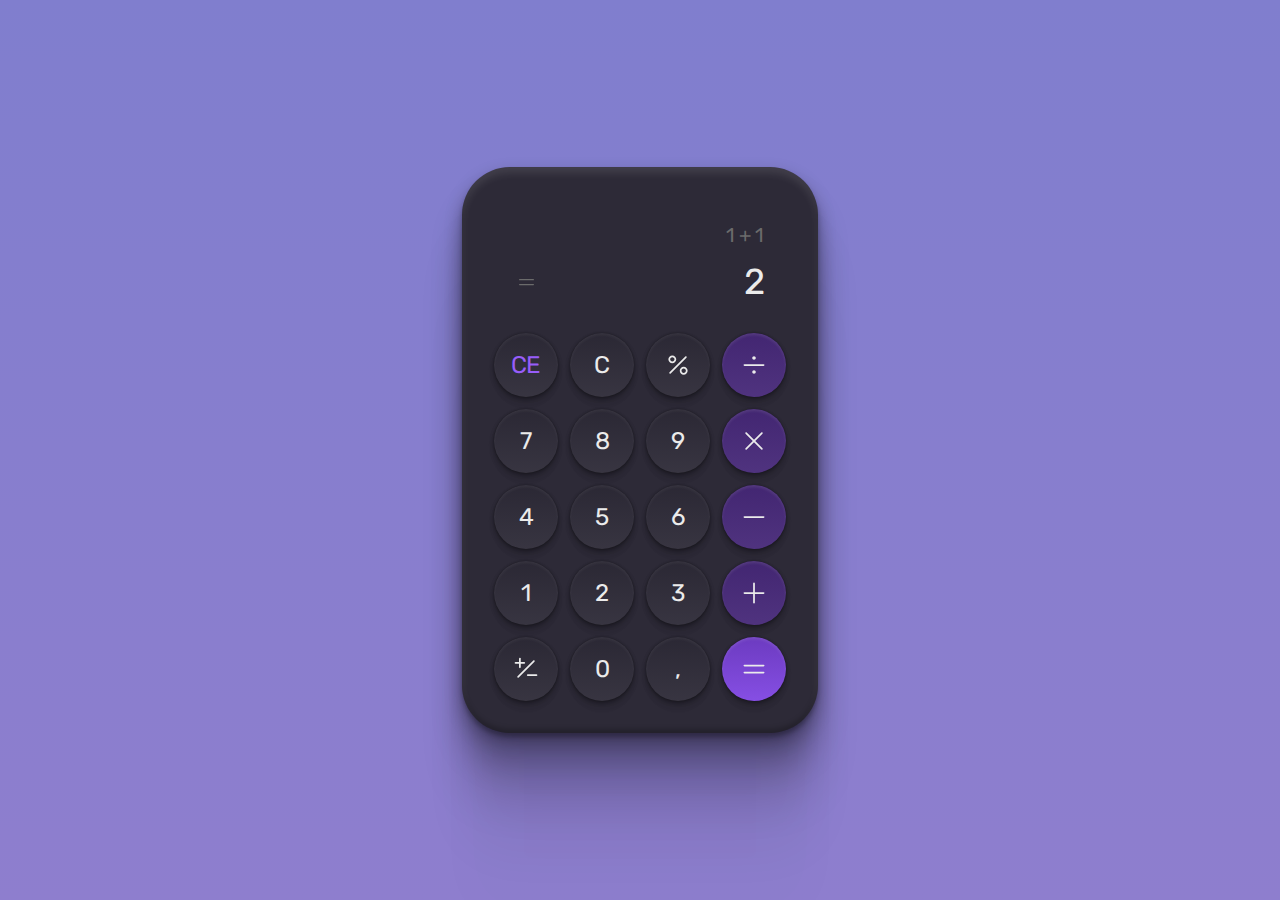
<file: 05-calc/index.html>
<!DOCTYPE html>
<html lang="en">
  <head>
    <meta charset="UTF-8" />
    <meta http-equiv="X-UA-Compatible" content="IE=edge" />
    <meta name="viewport" content="width=device-width, initial-scale=1.0" />
    <title>Calculadora</title>
    <link rel="stylesheet" href="main.css" />
    <link rel="preconnect" href="https://fonts.googleapis.com" />
    <link rel="preconnect" href="https://fonts.gstatic.com" crossorigin />
    <link
      href="https://fonts.googleapis.com/css2?family=Rubik&display=swap"
      rel="stylesheet"
    />
  </head>
  <body>
    <div id="calculator">
      <div id="display">
        <div id="last-calc">1 + 1</div>
        <div id="result">
          <img src="./assets/img/equals.svg" alt="sinal de igual" />
          <span>2</span>
        </div>
      </div>
      <div id="keyboard">
        <button class="secondary">CE</button>
        <button>C</button>
        <button>
          <img src="./assets/img/percent.svg" alt="Percent" />
        </button>
        <button class="tertiary">
          <img src="./assets/img/divide.svg" alt="Divide" />
        </button>
        <button>7</button>
        <button>8</button>
        <button>9</button>
        <button class="tertiary">
          <img src="./assets/img/x.svg" alt="Multiplication" />
        </button>
        <button>4</button>
        <button>5</button>
        <button>6</button>
        <button class="tertiary">
          <img src="./assets/img/minus.svg" alt="Minus" />
        </button>
        <button>1</button>
        <button>2</button>
        <button>3</button>
        <button class="tertiary">
          <img src="./assets/img/plus.svg" alt="Plus" />
        </button>
        <button>
          <img src="./assets/img/plusminus.svg" alt="PlusMinus" />
        </button>
        <button>0</button>
        <button>,</button>
        <button class="quartiary">
          <img src="./assets/img/result.svg" alt="Equals" />
        </button>
      </div>
    </div>
  </body>
</html>
</file>
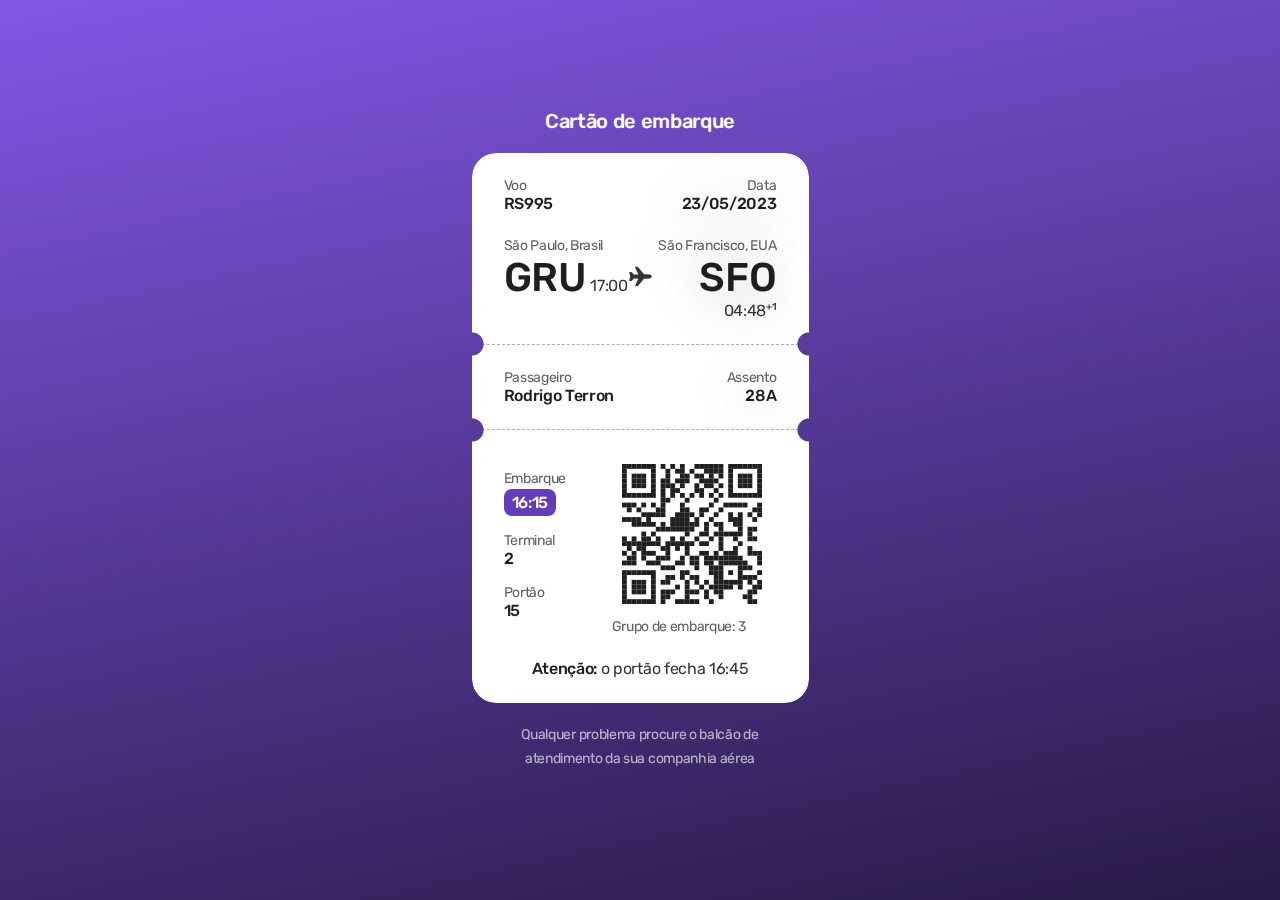
<file: 06-cardBoarding/index.html>
<!DOCTYPE html>
<html lang="en">

<head>
  <meta charset="UTF-8">
  <meta http-equiv="X-UA-Compatible" content="IE=edge">
  <meta name="viewport" content="width=device-width, initial-scale=1.0">
  <title>Cartão Embarque</title>
  <link rel="preconnect" href="https://fonts.googleapis.com">
  <link rel="preconnect" href="https://fonts.gstatic.com" crossorigin>
  <link href="https://fonts.googleapis.com/css2?family=Rubik:wght@400;500&display=swap" rel="stylesheet">

  <link rel="stylesheet" href="main.css">
</head>

<body>
  <div id="boarding-pass">
    <h1>Cartão de embarque</h1>
    <main id="ticket">
      <section class="top grid">
        <div class="flight grid column">
          <div class="number">
            <p>Voo</p>
            <strong>RS995</strong>
          </div>
          <div class="date text-right">
            <p>Data</p>
            <strong>23/05/2023</strong>
          </div>
        </div>

        <div class="grid column">
          <div class="departure">
            <p>São Paulo, Brasil</p>
            <strong>GRU</strong>
            <time>17:00</time>
          </div>
          <div class="airplane">
            <img src="assets/airplane.svg" alt="airplane">
          </div>
          <div class="arrival text-right">
            <p>São Francisco, EUA</p>
            <strong>SFO</strong>
            <time>04:48<sup>+1</sup></time>
          </div>
        </div>

      </section>
      <section class="middle grid column">
        <div class="name">
          <p>Passageiro</p>
          <strong>Rodrigo Terron</strong>
        </div>
        <div class="seat text-right">
          <p>Assento</p>
          <strong>28A</strong>
        </div>
      </section>

      <section class="bottom">
        <div class="container grid column">
          <dl class="grid">
            <dt>
              <p>Embarque</p>
              <time>16:15</time>
            </dt>
            <dt>
              <p>Terminal</p>
              <strong>2</strong>
            </dt>
            <dt>
              <p>Portão</p>
              <strong>15</strong>
            </dt>
          </dl>
          <div class="qrcode">
            <img src="assets/qrcode.svg" alt="QR Code">
            <p>Grupo de embarque: 3</p>
          </div>
        </div>
        <p>
          <strong>Atenção:</strong> o portão fecha 16:45
        </p>
      </section>
    </main>
    <footer>Qualquer problema procure o balcão de atendimento da sua companhia aérea</footer>
  </div>
</body>

</html>
</file>
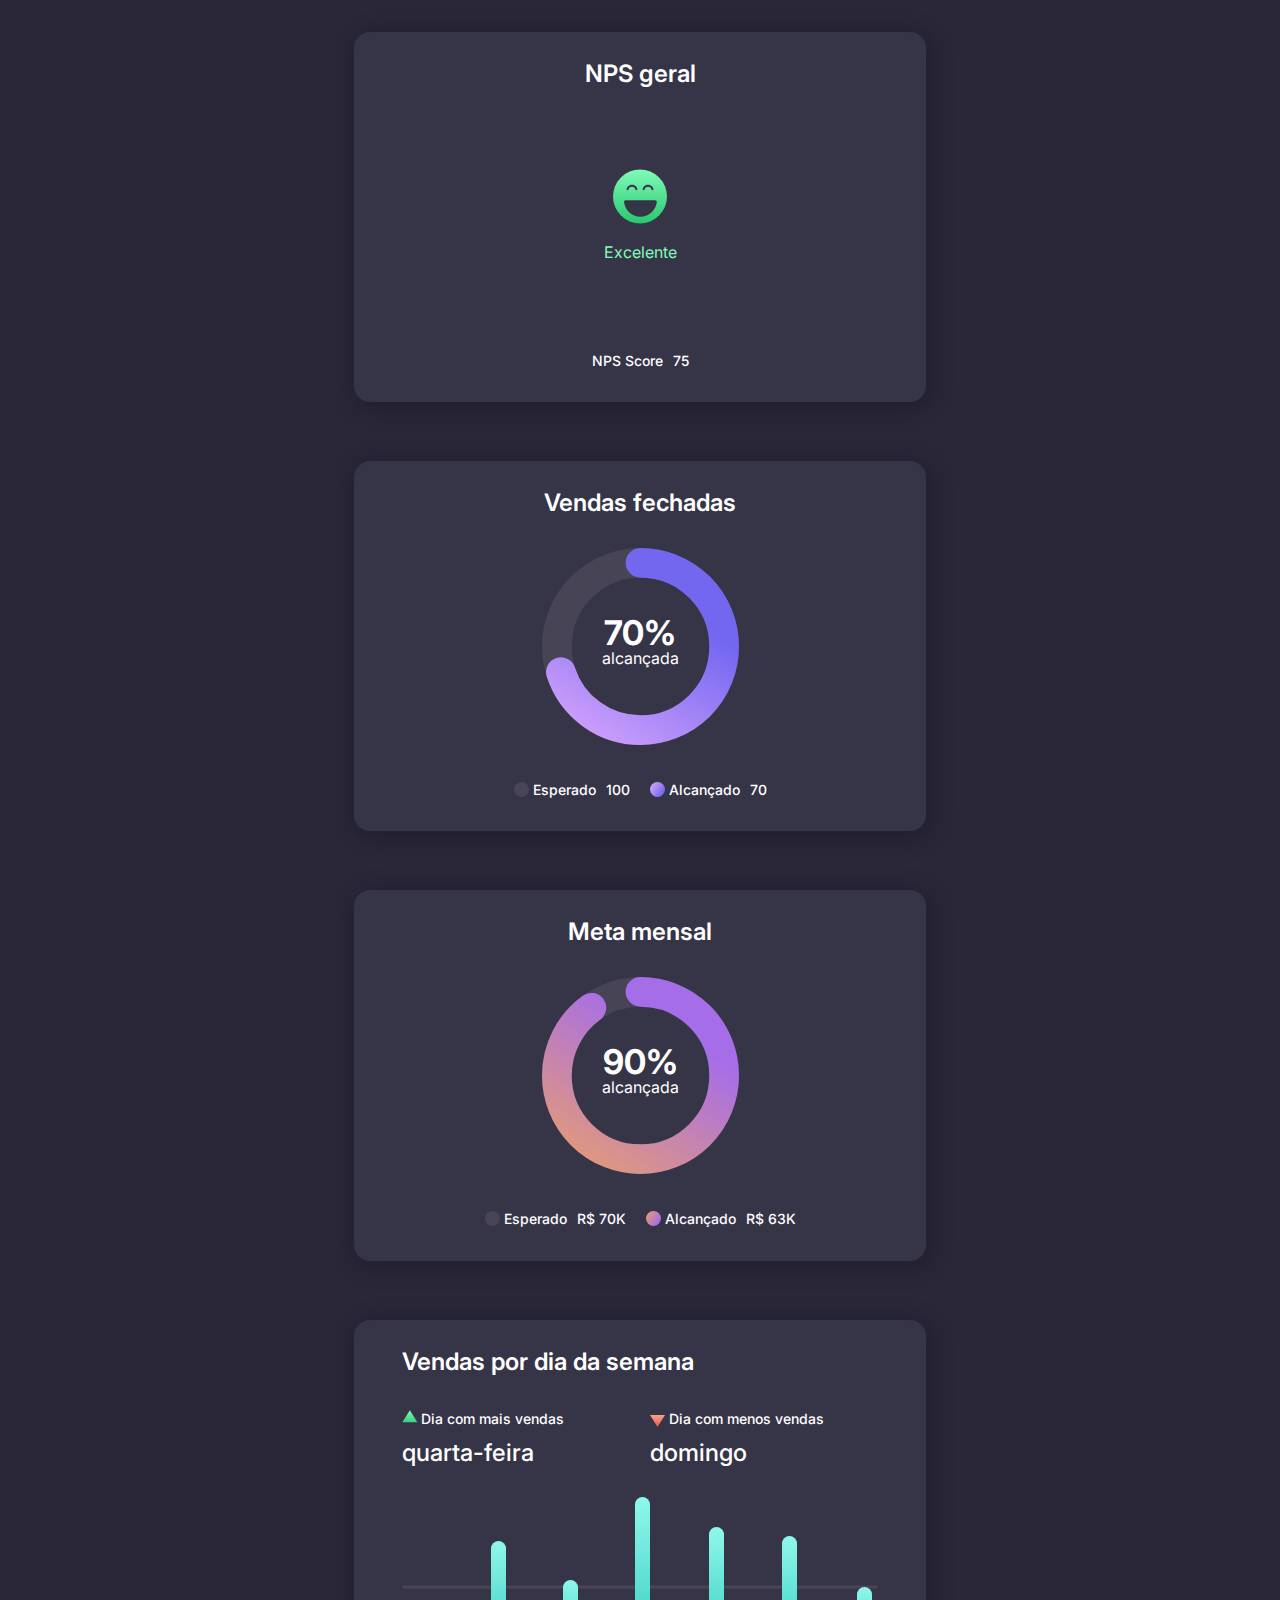
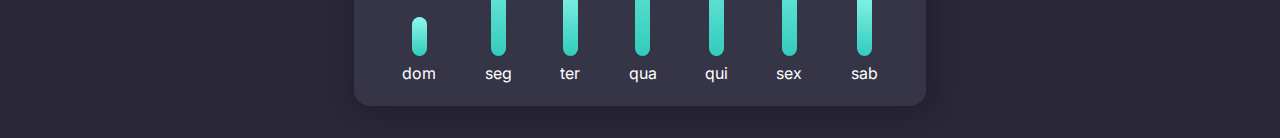
<file: 08-dashboard/index.html>
<!DOCTYPE html>
<html lang="en">
  <head>
    <link rel="preconnect" href="https://fonts.googleapis.com" />
    <link rel="preconnect" href="https://fonts.gstatic.com" crossorigin />
    <link
      href="https://fonts.googleapis.com/css2?family=Inter:wght@400;500;700&display=swap"
      rel="stylesheet"
    />

    <meta charset="UTF-8" />
    <meta http-equiv="X-UA-Compatible" content="IE=edge" />
    <meta name="viewport" content="width=device-width, initial-scale=1.0" />
    <title>Document</title>
    <link rel="stylesheet" href="css/main.css" />
  </head>
  <body>
    <main id="app" class="grid">
      <div class="box nps grid">
        <div class="top text-center">NPS geral</div>
        <div class="middle grid">
          <img src="./img/emoji.svg" alt="bolinha verde sorrindo" />
          Excelente
        </div>
        <div class="bottom">
          <span>NPS Score</span>
          <span>75</span>
        </div>
      </div>
      <div class="box sell grid">
        <div class="top text-center">Vendas fechadas</div>
        <div class="middle">
          <svg viewBox="0 0 232 232" style="--percentage: 70">
            <circle cx="50%" cy="50%" r="98.5" opacity="0.1" stroke="#D9D9D9" />
            <circle
              cx="50%"
              cy="50%"
              r="98.5"
              stroke="url(#paint0_linear_201_85)"
            />
            <defs>
              <linearGradient
                id="paint0_linear_201_85"
                x1="-9"
                y1="82"
                x2="145"
                y2="178"
                gradientUnits="userSpaceOnUse"
              >
                <stop stop-color="#CE9FFC" />
                <stop offset="1" stop-color="#7367F0" />
              </linearGradient>
            </defs>
          </svg>

          <div class="content">
            <h3>70%</h3>
            <p>alcançada</p>
          </div>
        </div>
        <div class="bottom">
          <div class="item">
            <span>Esperado</span>
            <span>100</span>
          </div>
          <div class="item">
            <span
              style="
                --bg-color: linear-gradient(
                  121.94deg,
                  #ce9ffc 15.98%,
                  #7367f0 82.85%
                );
              "
            >
              Alcançado</span
            >
            <span>70</span>
          </div>
        </div>
      </div>
      <div class="box target grid">
        <div class="top text-center">Meta mensal</div>
        <div class="middle">
          <svg viewBox="0 0 232 232" style="--percentage: 90">
            <circle cx="50%" cy="50%" r="98.5" opacity="0.1" stroke="#D9D9D9" />
            <circle
              cx="50%"
              cy="50%"
              r="98.5"
              stroke="url(#paint0_linear_201_104)"
            />
            <defs>
              <linearGradient
                id="paint0_linear_201_104"
                x1="0.5"
                y1="82"
                x2="154.842"
                y2="178.702"
                gradientUnits="userSpaceOnUse"
              >
                <stop stop-color="#DF9780" />
                <stop offset="1" stop-color="#A66DE9" />
              </linearGradient>
            </defs>
          </svg>

          <div class="content">
            <h3>90%</h3>
            <p>alcançada</p>
          </div>
        </div>
        <div class="bottom">
          <div class="item">
            <span>Esperado</span>
            <span>R$ 70K</span>
          </div>
          <div class="item">
            <span
              style="
                --bg-color: linear-gradient(
                  121.94deg,
                  #df9780 15.98%,
                  #a66de9 82.85%
                );
              "
              >Alcançado</span
            >
            <span>R$ 63K</span>
          </div>
        </div>
      </div>
      <div class="box weekly-sell grid">
        <div class="top">Vendas por dia da semana</div>

        <div class="wrapper">
          <div class="left grid">
            <div class="most-sell grid">
              <span>Dia com mais vendas</span>
              quarta-feira
            </div>
            <div class="less-sell grid">
              <span>Dia com menos vendas</span>
              domingo
            </div>
          </div>
          <div class="right">
            <div class="bars">
              <div class="bar-wrapper">
                <div class="bar" style="--height: 3.9rem"></div>
                <span>dom</span>
              </div>
              <div class="bar-wrapper">
                <div class="bar" style="--height: 11.5rem"></div>
                <span>seg</span>
              </div>
              <div class="bar-wrapper">
                <div class="bar" style="--height: 7.6rem"></div>
                <span>ter</span>
              </div>
              <div class="bar-wrapper">
                <div class="bar" style="--height: 15.9rem"></div>
                <span>qua</span>
              </div>
              <div class="bar-wrapper">
                <div class="bar" style="--height: 12.9rem"></div>
                <span>qui</span>
              </div>
              <div class="bar-wrapper">
                <div class="bar" style="--height: 12rem"></div>
                <span>sex</span>
              </div>
              <div class="bar-wrapper">
                <div class="bar" style="--height: 6.9rem"></div>
                <span>sab</span>
              </div>
            </div>
          </div>
        </div>
      </div>
    </main>
  </body>
</html>
</file>
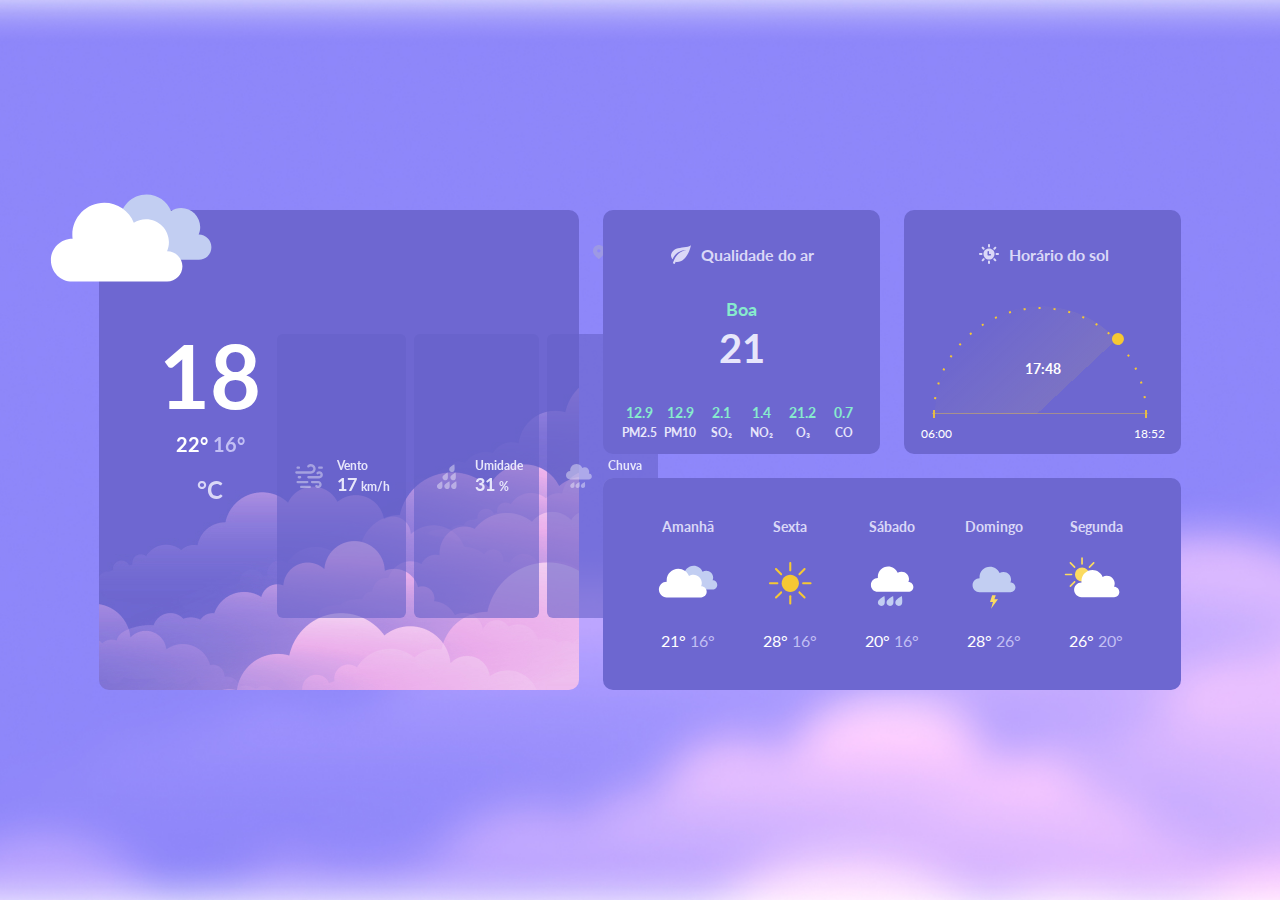
<file: 10-temperature/index.html>
<!DOCTYPE html>
<html lang="en">
  <head>
    <link rel="preconnect" href="https://fonts.googleapis.com" />
    <link rel="preconnect" href="https://fonts.gstatic.com" crossorigin />
    <link
      href="https://fonts.googleapis.com/css2?family=Lato:wght@400;700&display=swap"
      rel="stylesheet"
    />
    <meta charset="UTF-8" />
    <meta name="viewport" content="width=device-width, initial-scale=1.0" />
    <title>Página de clima</title>
    <link rel="stylesheet" href="./assets/css/main.css" />
  </head>
  <body>
    <main>
      <section class="temperature-now">
        <div class="location">
          <img src="./assets/img/pin.svg" alt="icone de localização" />
          <strong>Rio do Sul, SC</strong>
        </div>
        <div class="temp">
          <div class="number">
            18
            <div class="maxmin">22° <span>16° </span></div>
            <div class="celsius">°C</div>
          </div>
          <div class="statistics">
            <div class="stats">
              <img src="./assets/img/temp-wind.svg" alt="Icone Vento" />
              <div class="info">
                <p>Vento</p>
                <h5>17 <span>km/h</span></h5>
              </div>
            </div>
            <div class="stats">
              <img src="./assets/img/temp-humidity.svg" alt="icone umidade" />
              <div class="info">
                <p>Umidade</p>
                <h5>31 <span>%</span></h5>
              </div>
            </div>
            <div class="stats">
              <img src="./assets/img/temp-rain.svg" alt="icone chuva" />
              <div class="info">
                <p>Chuva</p>
                <h5>10 <span>%</span></h5>
              </div>
            </div>
          </div>
        </div>
      </section>

      <section class="air-quality">
        <h2 class="title">
          <img src="./assets/img/leaf.svg" alt="icone de folhas de árvore" />
          Qualidade do ar
        </h2>

        <p class="good">Boa</p>
        <p class="number">21</p>

        <div class="info">
          <div class="number">
            <p>12.9</p>
            <small>PM2.5</small>
          </div>
          <div class="number">
            <p>12.9</p>
            <small>PM10</small>
          </div>
          <div class="number">
            <p>2.1</p>
            <small>SO₂</small>
          </div>
          <div class="number">
            <p>1.4</p>
            <small>NO₂</small>
          </div>
          <div class="number">
            <p>21.2</p>
            <small>O₃</small>
          </div>
          <div class="number">
            <p>0.7</p>
            <small>CO</small>
          </div>
        </div>
      </section>

      <section class="sun-time">
        <h2 class="title">
          <img
            src="./assets/img/sun-time.svg"
            alt="icone de um sol com um relógio dentro"
          />
          Horário do sol
        </h2>
        <div class="sun-chart-wrapper">
          <div class="sun-chart">
            <div class="chart">
              <img
                src="./assets/img/sun-chart.svg"
                alt="imagem de um gráfico semi circulo com traços"
              />
            </div>
            <time class="now">17:48</time>
          </div>
        </div>
        <div class="time">
          <time class="sunrise">06:00</time>
          <time class="sunset">18:52</time>
        </div>
      </section>

      <section class="week-weather">
        <div class="day">
          <h4 class="title">Amanhã</h4>
          <img src="./assets/img/weather-clouds.svg" alt="" />
          <p class="maxmin">21° <span>16°</span></p>
        </div>

        <div class="day">
          <h4 class="title">Sexta</h4>
          <img src="./assets/img/weather-sun.svg" alt="" />
          <p class="maxmin">28° <span>16°</span></p>
        </div>

        <div class="day">
          <h4 class="title">Sábado</h4>
          <img src="./assets/img/weather-rain.svg" alt="" />
          <p class="maxmin">20° <span>16°</span></p>
        </div>

        <div class="day">
          <h4 class="title">Domingo</h4>
          <img src="./assets/img/weather-thunder.svg" alt="" />
          <p class="maxmin">28° <span>26°</span></p>
        </div>

        <div class="day">
          <h4 class="title">Segunda</h4>
          <img src="./assets/img/weather-cloudy.svg" alt="" />
          <p class="maxmin">26° <span>20°</span></p>
        </div>
      </section>
    </main>
  </body>
</html>
</file>
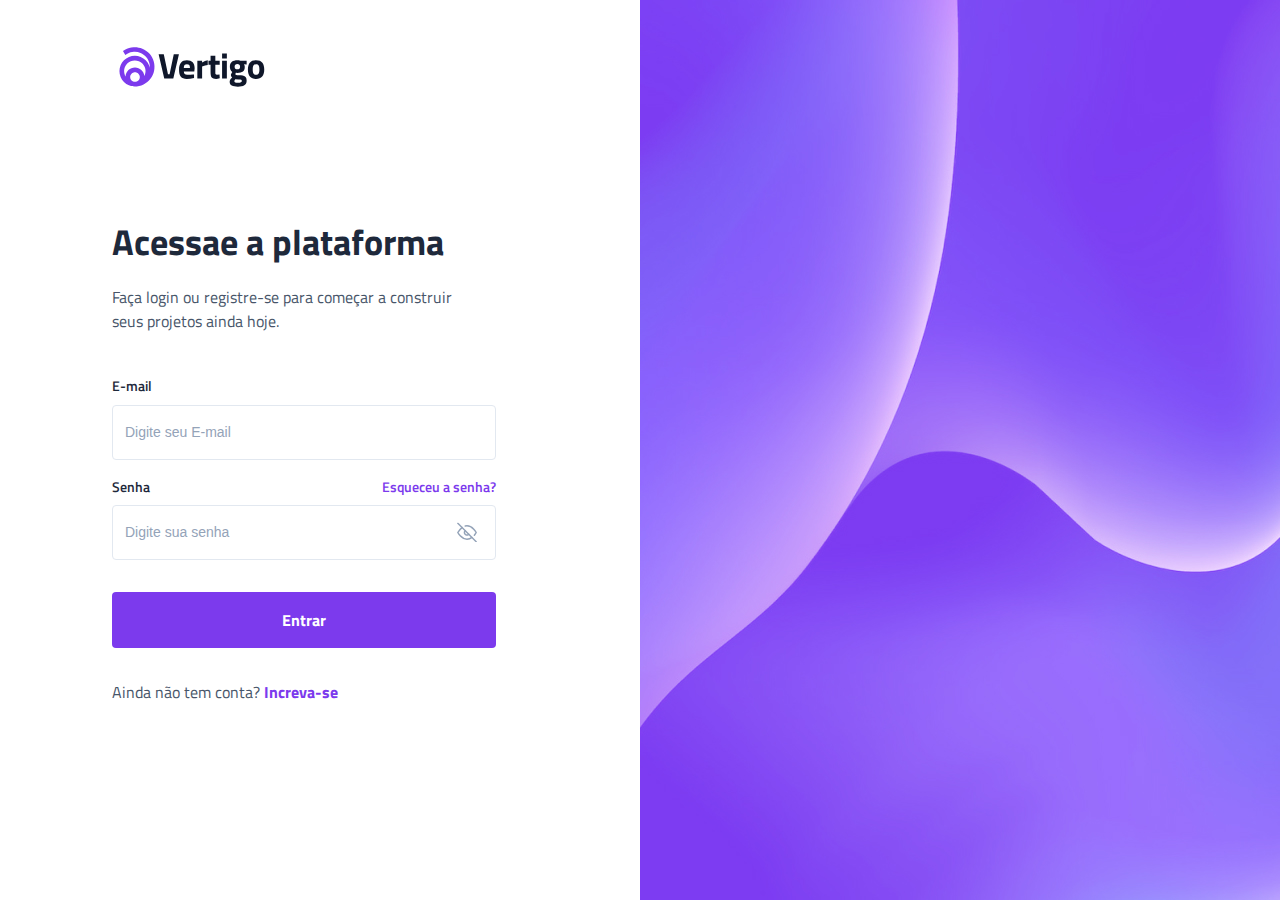
<file: 11-plataforma/index.html>
<!DOCTYPE html>
<html lang="en">
  <head>
    <link rel="preconnect" href="https://fonts.googleapis.com" />
    <link rel="preconnect" href="https://fonts.gstatic.com" crossorigin />
    <link
      href="https://fonts.googleapis.com/css2?family=Titillium+Web:wght@400;600;700&display=swap"
      rel="stylesheet"
    />
    <meta charset="UTF-8" />
    <meta name="viewport" content="width=device-width, initial-scale=1.0" />
    <title>Document</title>
    <link rel="stylesheet" href="assets/css/main.css" />
  </head>
  <body>
    <section id="page" class="flex">
      <div>
        <header>
          <img src="assets/img/logo.svg" alt="Logo vertigo" />
        </header>
        <main>
          <div class="headline">
            <h1>Acessae a plataforma</h1>
            <p>
              Faça login ou registre-se para começar a construir seus projetos
              ainda hoje.
            </p>
          </div>
          <form>
            <div class="input-wrapper">
              <label for="email">E-mail</label>
              <input
                id="email"
                type="email"
                name="email"
                required
                placeholder="Digite seu E-mail"
              />
            </div>

            <div class="input-wrapper">
              <div class="label-wrapper flex">
                <label for="senha">Senha</label>
                <a href="#">Esqueceu a senha?</a>
              </div>

              <input
                type="password"
                id="senha"
                placeholder="Digite sua senha"
              />

              <img
                onclick="togglePassword()"
                class="eye"
                src="./assets/img/eye-off.svg"
                alt="eye"
              />
              <img
                onclick="togglePassword()"
                class="eye hide"
                src="./assets/img/eye.svg"
                alt="hide"
              />
            </div>
            <button type="submit">Entrar</button>

            <div class="create-account">
              Ainda não tem conta?
              <a href="#">Increva-se</a>
            </div>
          </form>
        </main>
      </div>
      <img src="./assets/img/bg.jpg" alt="">
    </section>
    <script>
      function togglePassword() {
        document.querySelectorAll(".eye")
        .forEach((eye) => eye.classList.toggle("hide"))

        const type = senha.getAttribute("type") === "password" ? "text" : "password"

        senha.setAttribute("type", type)
      }
    </script>
  </body>
</html>
</file>
<file: 05-calc/main.css>
* {
  margin: 0;
  padding: 0;
  box-sizing: border-box;
  -webkit-font-smoothing: antialiased;
  -moz-osx-font-smoothing: grayscale;
}

body {
  height: 100vh;
  width: 100vw;
  background: linear-gradient(180deg, #807ece 0%, #8e7ece 100%);

  display: grid;
  place-content: center;
}

body * {
  font-family: "Rubik";
  letter-spacing: -0.02em;
}

#calculator {
  background: #2d2a37;

  box-shadow: 0px 4px 4px rgba(0, 0, 0, 0.25),
    0px 188px 52px rgba(0, 0, 0, 0.01), 0px 120px 48px rgba(0, 0, 0, 0.04),
    0px 68px 41px rgba(0, 0, 0, 0.15), 0px 30px 30px rgba(0, 0, 0, 0.26),
    0px 8px 17px rgba(0, 0, 0, 0.29), inset 0px 6px 8px rgba(255, 255, 255, 0.1),
    inset 0px -4px 5px rgba(0, 0, 0, 0.22);

  border-radius: 48px;
}

#display {
  margin-top: 54px;
  padding-inline: 54px;
}

#last-calc {
  text-align: right;
  font-size: 20px;
  line-height: 140%;
  color: #6b6b6b;
}

#result {
  margin-top: 8px;
  display: flex;
  justify-content: space-between;
}

#result span {
  font-size: 36px;
  line-height: 140%;
  color: #ebebeb;
}

#keyboard {
  padding: 26px 32px 32px;

  display: grid;
  grid-template-columns: repeat(4, 1fr);
  gap: 12px;
}

button {
  border: 0;
  width: 64px;
  height: 64px;

  background: linear-gradient(180deg,
      rgba(0, 0, 0, 0.05) 0%,
      rgba(255, 255, 255, 0.05) 100%),
    #2d2a37;

  box-shadow: 0px 11px 7px rgba(0, 0, 0, 0.01), 0px 7px 7px rgba(0, 0, 0, 0.04),
    0px 4px 6px rgba(0, 0, 0, 0.1), 0px 2px 4px rgba(0, 0, 0, 0.26),
    0px 0px 2px rgba(0, 0, 0, 0.29), inset 0px 2px 3px rgba(255, 255, 255, 0.06);

  border-radius: 999px;

  font-size: 24px;
  line-height: 28px;
  color: #ebebeb;

  display: flex;
  align-items: center;
  justify-content: center;
}

.secondary {
  color: #975dfa;
}

.tertiary {
  background: linear-gradient(180deg,
      rgba(0, 0, 0, 0.05) 0.01%,
      rgba(255, 255, 255, 0.05) 100%),
    #462878;
  box-shadow: 0px 11px 7px rgba(0, 0, 0, 0.01), 0px 7px 7px rgba(0, 0, 0, 0.04),
    0px 4px 6px rgba(0, 0, 0, 0.1), 0px 2px 4px rgba(0, 0, 0, 0.26),
    0px 0px 2px rgba(0, 0, 0, 0.29), inset 0px 2px 3px rgba(255, 255, 255, 0.1);
}

.quartiary {
  background: linear-gradient(180deg, rgba(0, 0, 0, 0.15) 0%, rgba(255, 255, 255, 0.05) 100%), #7F45E2;
  box-shadow: 0px 11px 7px rgba(0, 0, 0, 0.01), 0px 7px 7px rgba(0, 0, 0, 0.04), 0px 4px 6px rgba(0, 0, 0, 0.1), 0px 2px 4px rgba(0, 0, 0, 0.26), 0px 0px 2px rgba(0, 0, 0, 0.29), inset 0px 2px 3px rgba(255, 255, 255, 0.1);
}
</file>
<file: 06-cardBoarding/main.css>
* {
  margin: 0;
  padding: 0;
  box-sizing: border-box;
  -webkit-font-smoothing: antialiased;
  -moz-osx-font-smoothing: grayscale;
}

:root {
  font-size: 62.5%;
}

body {
  font-size: 1.6rem;
  font-family: "Rubik", sans-serif;
  letter-spacing: -0.02em;

  background: linear-gradient(167.96deg, #8257e5 0%, #271a45 100%) no-repeat fixed;

  height: 100vh;
  display: grid;
  place-content: center;
}

.grid {
  display: grid;
}

.column {
  grid-auto-flow: column;
}

.text-right {
  filter: drop-shadow(0px 4px 24px rgba(0, 0, 0, 0.25));
  text-align: right;
}

h1,
strong {
  font-weight: 500;
}

h1 {
  font-size: 2rem;
  line-height: 2.4rem;
  color: white;
  text-align: center;
}

p {
  color: rgba(0, 0, 0, 0.64);
  font-size: 1.4rem;
  line-height: 1.7rem;
}

strong {
  font-size: 1.6rem;
  line-height: 1.9rem;
  color: rgba(0, 0, 0, 0.88);
}

section {
  padding: 2.4rem 3.2rem;

  background-color: white;
  -webkit-mask: var(--mask);
  mask: var(--mask);

  box-shadow: 0px 4px 24px rgba(0, 0, 0, 0.25);
}

#boarding-pass {
  margin: auto;
}

#ticket {
  margin-top: 2rem;
}

.top {
  border-radius: 2.4rem 2.4rem 0 0;
  gap: 2.4rem;

  --mask: radial-gradient(1.2rem at 1.2rem bottom, #0000 93%, black) -1.2rem;
  -webkit-mask-repeat: repeat-x;
  mask-repeat: repeat-x;
}

.departure,
.arrival {
  width: 12.5rem;
}

.departure strong,
.arrival strong {
  font-size: 4rem;
  line-height: 4.7rem;
}

.airplane {
  align-self: center;
}

.top time {
  color: rgba(0, 0, 0, 0.8);
}

.top time sup {
  font-weight: 500;
  font-size: 1rem;
  line-height: 1.2rem;
}

.middle {
  border: 1px dashed rgba(0, 0, 0, 0.32);
  border-left: 0;
  border-right: 0;

  --mask: radial-gradient(1.2rem at 1.2rem 1.2rem, #0000 93%, black) -1.2rem -1.2rem;
}

.bottom {
  border-radius: 0 0 2.4rem 2.4rem;

  --mask: radial-gradient(1.2rem at 1.2rem top, #0000 93%, black) -1.2rem;
  -webkit-mask-repeat: repeat-x;
  mask-repeat: repeat-x;
}

.bottom .container {
  align-items: center;
  gap: 0.8rem;
}

dl.grid {
  gap: 1.6rem;
  min-width: 9.5rem;
}

dt time {
  color: white;
  font-weight: 500;
  font-size: 1.6rem;
  line-height: 1.9rem;
  background: #633bbc;
  border-radius: 0.8rem;
  padding: 0.4rem 0.8rem;
  display: inline-block;
  margin-top: 0.2rem;
}

.bottom>p {
  text-align: center;
  margin-top: 2.4rem;
  font-size: 1.6rem;
  line-height: 2rem;
  color: rgba(0, 0, 0, 0.8);
}

.qrcode.grid {
  justify-items: center;
}

footer {
  font-size: 1.4rem;
  line-height: 2.4rem;
  color: white;
  opacity: 0.64;
  width: 27rem;
  text-align: center;
  margin: 2rem auto;
}
</file>
<file: 08-dashboard/css/main.css>
* {
  margin: 0;
  padding: 0;
  box-sizing: border-box;
  -webkit-font-smoothing: antialiased;
  -moz-osx-font-smoothing: grayscale;
}

:root {
  font-size: 62.5%;
}

body {
  font-size: 1.6rem;
  font-family: "Inter";
  background: #292738;
}

.grid {
  display: grid;
}

.text-center {
  text-align: center;
}

.box {
  padding: 2.9rem 4.8rem;

  background: #363447;
  box-shadow: 0.3rem 0.4rem 2.6rem rgba(0, 0, 0, 0.25);
  border-radius: 1.6rem;
  color: white;
  line-height: 160%;

  gap: 3.2rem;
}

#app {
  column-gap: 3.2rem;
  row-gap: 5.9rem;

  width: fit-content;
  min-height: 100vh;
  height: fit-content;

  margin: auto;

  place-content: center;
  padding: 3.2rem;
}

.top {
  font-weight: 600;
  font-size: 2.4rem;
}

.middle {
  display: grid;
  place-content: center;
  position: relative;
}

.middle .content {
  position: absolute;
  top: 50%;
  left: 50%;
  transform: translate(-50%, -50%);
  text-align: center;
}

.content h3 {
  font-size: 3.4rem;
}

.bottom {
  display: flex;
  gap: 2rem;
  justify-content: center;
  margin-top: auto;
  font-weight: 500;
  font-size: 1.4rem;
}

.bottom .item {
  display: flex;
  align-items: center;
  gap: 1rem;
}

.bottom .item span:nth-child(1) {
  display: flex;
  align-items: center;
  gap: 0.4rem;
}

.bottom .item span {
  --bg-color: #4a4556;
}

.bottom .item span:nth-child(1)::before {
  content: "";
  width: 1.5rem;
  height: 1.5rem;
  display: block;
  background: var(--bg-color);
  border-radius: 99.9rem;
}

.nps {
  gap: 3.2rem;
}

.nps .middle {
  height: 19.7rem;
  place-content: center;
  justify-items: center;
  gap: 1.6rem;
  color: #81fbb8;
}

.nps .bottom {
  gap: 1rem;
}

svg {
  --percentage: 0;
  width: 19.7rem;
  height: 19.7rem;
  transform: rotate(-90deg);
}

svg circle {
  stroke-dasharray: 618;
  stroke-dashoffset: 618;
  stroke-width: 35;
  fill: none;
}

svg circle:nth-child(1) {
  stroke-dashoffset: 0;
}

svg circle:nth-child(2) {
  stroke-dashoffset: calc(618 - (618 * var(--percentage)) / 100);
  stroke-linecap: round;

  animation: progress 1s ease-in-out;
}

@keyframes progress {
  0% {
    stroke-dasharray: 618;
    stroke-dashoffset: 618;
  }
}

.weekly-sell {
  gap: 3.2rem;
}

.weekly-sell .wrapper {
  display: flex;
  flex-direction: column;
  gap: 3.2rem;
}

.weekly-sell .left {
  gap: 3.2rem;
  grid-auto-flow: column;
}

.weekly-sell .left,
.weekly-sell .right {
  flex: 1;
}

.left .grid {
  gap: 0.8rem;
  font-weight: 500;
  font-size: 2.4rem;
}

.left .grid span {
  font-size: 1.4rem;
  align-items: centetr;
  display: flex;
  gap: 0.4rem;
}

.left .grid span::before {
  content: "";
  width: 1.5rem;
  height: 1.5rem;
  display: block;
  clip-path: polygon(50% 0%, 0% 80%, 100% 80%);
}

.left .most-sell span::before {
  background: linear-gradient(180deg, #81fbb8 0%, #28c76f 100%);
  margin-top: 0.4rem;
}

.left .less-sell span::before {
  background: linear-gradient(180deg, #ea5455 0%, #feb692 100%);
  transform: matrix(1, 0, 0, -1, 0, 0);
  margin-top: 0.6rem;
}

.bars {
  display: flex;
  gap: calc(3vw + 1rem);
  align-items: flex-end;
  position: relative;
}

.bars::before {
  content: "";
  display: block;
  height: 0.3rem;
  width: 100%;
  background: #4a4556;
  border-radius: 99.9rem;
  position: absolute;
  top: 50%;
  transform: translateY(-50%);
  z-index: 0;
}

.bar-wrapper {
  display: grid;
  grid-template-rows: 15.9rem 1.6rem;
  justify-items: center;
  gap: 0.5rem;
  z-index: 1;
}

.bar {
  width: 1.5rem;
  background: linear-gradient(180deg, #90f7ec 0%, #32ccbc 100%);
  border-radius: 99.9rem;

  height: var(--height);
  align-self: end;

  animation: up 1.4s;
}

@keyframes up {
  0% {
    height: 0;
  }
}

@media (min-width: 120rem) {
  #app {
    grid-template-columns: 29.6rem max-content max-content;
    grid-template-rows: max-content;
  }

  .box:nth-child(4) {
    grid-column: 1/4;
  }

  .weekly-sell .wrapper {
    flex-direction: row;
  }

  .weekly-sell .left {
    grid-auto-flow: initial;
  }

  .bars {
    gap: 5.9rem;
  }
}
</file>
<file: 10-temperature/assets/css/main.css>
* {
  margin: 0;
  padding: 0;
  box-sizing: border-box;
  -webkit-font-smoothing: antialiased;
  -moz-osx-font-smoothing: grayscale;
}

:root {
  font-size: 62.5%;
  font-family: "Lato", sans-serif;
}

body {
  font-size: 1.6rem;
}

main {
  background: url(../img/bg.jpeg) no-repeat center/cover;

  min-height: 100vh;

  display: grid;
  place-content: center;

  padding: 6.4rem;
  gap: 2.4rem;
}

section {
  background: #6d67d0;
  backdrop-filter: blur(1rem);
  border-radius: 1rem;
}

.temperature-now {
  background: url(../img/bg-temp-now.jpeg);
  position: relative;

  display: grid;
  grid-template-rows: max-content 1fr max-content;
}

.temperature-now::before {
  content: "";
  width: 17.6rem;
  height: 17.6rem;

  background: url(../img/clouds.svg) no-repeat;

  position: absolute;
  top: -5.6rem;
  left: -5.6rem;
}

.location {
  justify-self: end;

  padding: 3.2rem 3.2rem 0;

  display: flex;
  align-items: center;
  gap: 0.4rem;
}

.location strong {
  font-size: 1.4rem;
  color: #c2bff4;
}

.temp {
  margin: 6rem;

  font-weight: 700;

  display: flex;
  justify-content: center;
  gap: 0.4rem;
}

.temp .number {
  text-align: center;
  font-size: 8.8rem;
  color: white;

  display: flex;
  flex-direction: column;
  gap: 0.4rem;
}

.temp .number .maxmin {
  font-size: 2rem;
}

.temp .number .maxmin span {
  color: #c2bff4;
}

.celsius {
  font-size: 2.4rem;
  color: #dad8f7;

  margin-top: 1.5rem;
}

.statistics {
  padding: 1.2rem;

  display: flex;
  gap: 0.8rem;
}

.stats {
  flex: 1;

  padding: 1.2rem 1.6rem;
  background: rgba(102, 96, 200, 0.6);
  border-radius: 0.6rem;

  display: flex;
  align-items: center;
  gap: 1.2rem;
}

.stats .info {
  color: #e7e6fb;
}

.stats .info h5 span,
.stats .info p {
  font-size: 1.2rem;
}

.stats .info h5 {
  font-size: 1.8rem;

  display: flex;
  align-items: baseline;
  gap: 0.4rem;
}

/* Air Quality */
.air-quality {
  font-weight: 700;

  text-align: center;
  display: grid;
}

h2.title {
  font-size: 1.6rem;
  color: #dad8f7;

  display: flex;
  align-items: center;
  justify-content: center;
  gap: 0.8rem;

  margin-top: 3.2rem;
}

.air-quality .good {
  margin-top: 3.2rem;

  font-size: 1.8rem;
  color: #87ebcd;
}

.air-quality > .number {
  margin-top: 0.4rem;
  font-size: 4rem;
  color: #e7e6fb;
}

.air-quality .info {
  display: flex;
  align-items: center;

  margin-top: 3.2rem;

  padding: 0 1.6rem 1.6rem;
}

.air-quality .info .number {
  flex: 1;
}

.air-quality .info p {
  color: #87ebcd;
  font-size: 1.4rem;
}

.air-quality .info small {
  font-size: 1.2rem;
  color: #e7e6fb;
}

/* Sun Time */

.sun-chart-wrapper {
  margin-top: 4rem;
  height: 11rem;
}

.sun-chart {
  --pos-x: 75;
  margin: auto;
  width: 21.6rem;
  height: 21.6rem;

  position: relative;
}

.sun-chart::before {
  content: "";
  width: 1.2rem;
  height: 1.2rem;
  position: absolute;
  background: #f6c833;
  border-radius: 50%;

  top: 50%;
  left: 50%;
  margin: -0.6rem;

  transform: rotate(calc(1deg * (((100 - var(--pos-x)) / -100) * 180)))
    translate(10.6rem);
}

.chart {
  width: 21.6rem;
  height: 10.8rem;
  overflow: hidden;
}

.chart::before {
  content: "";
  width: 21rem;
  height: 21rem;

  display: block;
  border-radius: 50%;

  background: linear-gradient(
    180deg,
    rgba(251, 219, 96, 0.2) 0%,
    rgba(251, 219, 96, 0) 101.89%
  );

  --mask: linear-gradient(0deg, white 50%, transparent 0%);
  mask: var(--mask);
  -webkit-mask: var(--mask);

  rotate: calc(1.825deg * var(--pos-x));
}

.chart img {
  position: absolute;
  top: 0;
  left: -1%;
}

time.now {
  position: absolute;

  top: 25%;
  left: 50%;
  transform: translate(-50%);

  color: white;
  font-size: 1.4rem;
  font-weight: 700;
}

.time {
  font-size: 1.2rem;
  color: white;

  display: flex;
  align-items: center;
  justify-content: space-between;

  margin: 1rem auto 0;
  padding: 0 1.6rem 1.6rem;
  max-width: 27.6rem;
}

/* Week Weather */
.week-weather {
  padding: 4rem;

  display: flex;
  gap: 1.2rem;
}

.day {
  flex: 1;

  display: grid;
  justify-items: center;
  gap: 1.6rem;
}

h4.title {
  font-size: 1.4rem;
  color: #dad8f7;
}

.day .maxmin {
  font-size: 700;
  color: white;
  font-size: 1.6rem;
}

.day .maxmin span {
  color: #c2bff4;
}

@media (min-width: 1200px) {
  main {
    grid-template-columns: 48rem 27.7rem 27.7rem;
    grid-template-rows: 24.4rem 21.2rem;
  }

  .temperature-now {
    grid-row: 1/3;
  }

  .week-weather {
    grid-column: 2/4;
  }
}
</file>
<file: 11-plataforma/assets/css/main.css>
*{
  margin: 0;
  padding: 0;
  box-sizing: border-box;
}

:root{
  font-size: 62.5%;
  font-family: "Titillium Web", sans-serif;
}

body{
  font-size: 1.6rem;
}

button{
  all: unset;
  box-sizing: border-box;
}

a{
  text-decoration: none;
  color: #7c3aed;
  font-weight: 700;
}

a:hover{
  text-decoration: underline;
}

#page{
  height: 100vh;
}

.flex{
  display: flex;
}

#page > * {
  width: 50%;
}

img{
  width: 100%;
  object-fit: cover;
}

header img{
  width: 16rem;
  height: 5.4rem;
}
  
  #page > div{
    padding: 4rem 11.2rem;
  }

  main{
    margin-top: 11.4rem;
    max-width: 38.4rem;
  }

  .headline{
    max-width: 35rem;
  }

  h1{
    font-size: 3.6rem;
    line-height: 5.5rem;
    color: #1e293b;
  }

  h1 + p {
    color: #475569;
    margin-top: 1.6rem;
  }

form{
  margin-top: 4rem;
}

.input-wrapper{
  position: relative;
}

.input-wrapper + .input-wrapper{
  margin-top: 1.6rem;
}

label{
  font-weight: 600;
  font-size: 1.4rem;
  line-height: 2.1rem;
  color: #1e293b;
}

.label-wrapper{
  justify-content: space-between;
}

.label-wrapper label + a {
  font-weight: 600;
  font-size: 1.4rem;
  line-height: 2.1rem;
}

input::placeholder{
  color: #94a3b8;
}

input{
  width: 100%;
  border-color: #fff;
  border: 0.1rem solid #e2e8f0;
  border-radius: 0.4rem;
  padding: 1.6rem 1.2rem;
  margin-top: 0.8rem;
  font-size: 1.4rem;
  line-height: 2.1rem;
  color: #1e294b;
}

input:focus,
input:hover{
  border: 0.1rem solid #7c3aed;
  outline: 0;
}

input:disabled{
  opacity: 0.35;
}

::-ms-reveal{
  display: none;
}

.eye{
  width: 2rem;
  height: 2rem;
  position: absolute;
  top: 55%;
  right: 5%;
  cursor: pointer;
}

.hide{
  display: none;
}

form button{
  display: flex;
  justify-content: center;
  align-items: center;
  padding: 1.6rem 2.4rem;
  background: #7c3aed;
  border-radius: 0.4rem;
  width: 100%;
  font-weight: bold;
  color: #fff;
  margin-block: 3.2rem;
}

form button:focus{
  outline: 0.2rem solid #000;
  border-radius: 0.2rem;
}

form button:hover{
  background-color: #9f67ff;
  cursor: pointer;
}

.create-account{
  color: #475569;
}

@media (max-width: 900px) {
  #page > * {
    width: 100%;
  }
  #page > img {
    display: none;
  }

  #page > div {
    padding: 11rem;
  }

  main {
    max-width: 100%;
  }
}

@media (max-width: 600px) {
  #page > div {
    padding: 4rem;
  }
}
</file>
